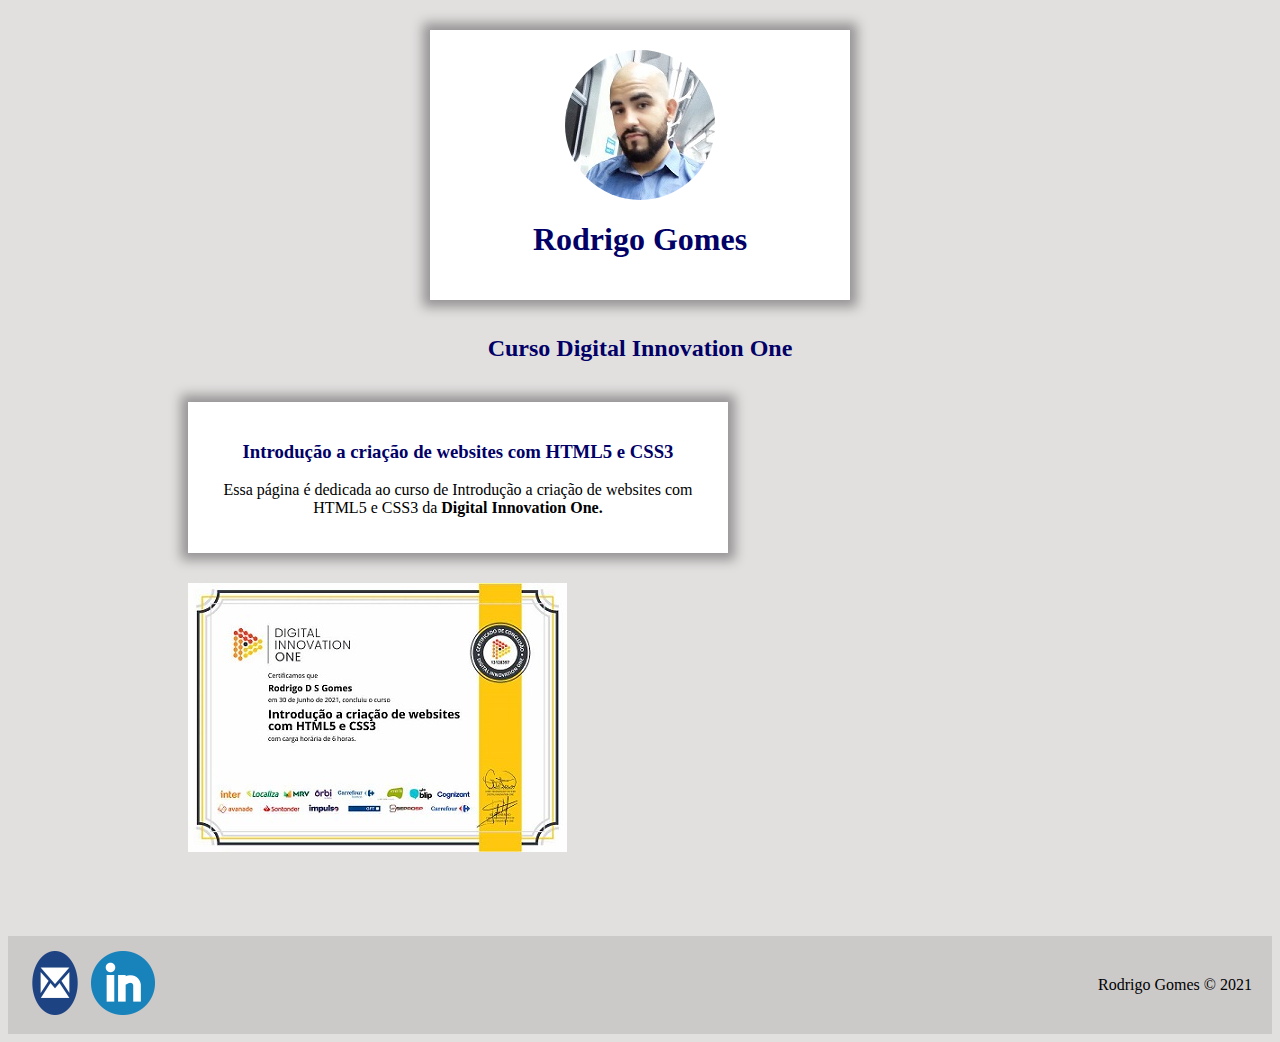
<file: index.html>
<!DOCTYPE html>
<html lang="pt-br">

<head>
    <title>Rodrigo Gomes</title>
    <meta charset="UTF-8">
    <meta name="viewport" content="width=device-width, initial-scale=1">
    <link href="css/style.css" rel="stylesheet">
</head>

<body>
    <header class="titulo">
        <img src="img/rodrigo-gomes.jpg" alt="Foto Rodrigo Gomes" class="foto">
        <h1 id="titulo">Rodrigo Gomes</h1>
    </header>
    <section>
        <header>
            <h2 class="subtitulo">Curso Digital Innovation One</h2>
        </header>
        <div class="container">
            <article>
                <header>
                    <h3 class="post_titulo">Introdução a criação de websites com HTML5 e CSS3</h3>
                    <p>
                        Essa página é dedicada ao curso de Introdução a criação de websites com HTML5 e CSS3
                        da <b><a href="https://digitalinnovation.one/" target="_blank">Digital Innovation One</a>.</b>
                    </p>
                </header>
            </article>
            <aside>
                <img src="img/int.jpg" alt="diploma">
            </aside>
        </div>
    </section>
    <footer>
        <div class="contatos">
        <a href="mailto:rodrigosg22outlook.com">
            <img src="img/email.ico" alt="email:contato">
        </a>
        <a href="https://www.linkedin.com/in/rodrigosg26/" target="_blank">
            <img src="img/linkedin.ico" alt="Linkedin">
        </a>
    </div>
        <p class="direitos">Rodrigo Gomes © 2021</p>
    </footer>
</body>

</html>
</file>
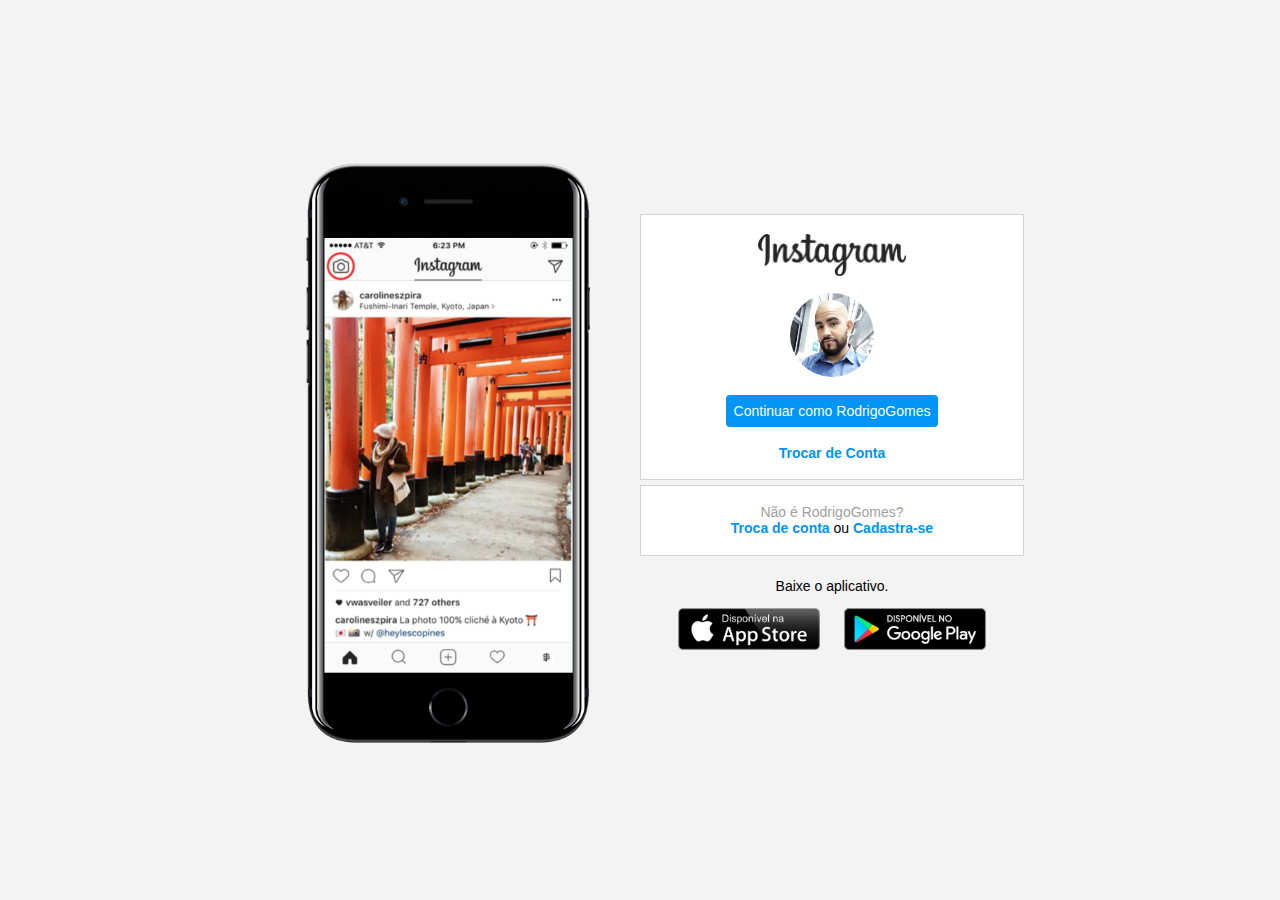
<file: instagram-copy/index.html>
<!DOCTYPE html>
<html lang="pt-br">

<head>
    <meta charset="UTF-8">
    <meta http-equiv="X-UA-Compatible" content="IE=edge">
    <meta name="viewport" content="width=device-width, initial-scale=1.0">
    <link rel="stylesheet" href="./css/style.css">
    <title>Instagram</title>
</head>

<body>
    <div class="instagram-container">
        <div class="instagram-img">
            <img src="./img/smartphone-instagram.png" alt="img-phone">
        </div>
        <div class="login">
            <div class="container-login">
                <img class="instagram-logo" src="./img/instagram-logo.png" alt="instagram-logo">
                <div class="foto">
                    <img src="./img/rodrigo-gomes.jpg" alt="Foto perfil">
                </div>
                <a class="botao-login" href="#">Continuar como RodrigoGomes</a>
                <a class="troca-conta" href="#">Trocar de Conta</a>
            </div>
            <div class="container-cadastro">
                <p class="nao-conta">Não é RodrigoGomes?</p>
                <p>
                    <a class="link-login" href="#">Troca de conta</a>
                    ou
                    <a class="link-cadastrar" href="#"> Cadastra-se</a>
                </p>
            </div>
            <div class="botoes">
                <p>Baixe o aplicativo.</p>
                <div class="baixar">
                    <a class="app-store" href="#"><img src="./img/app-store-botao.png" alt="app-store"></a>
                    <a class="google-play" href="#"><img src="./img/google-play.png" alt="google-play"></a>
                </div>
            </div>
        </div>
    </div>
</body>

</html>
</file>
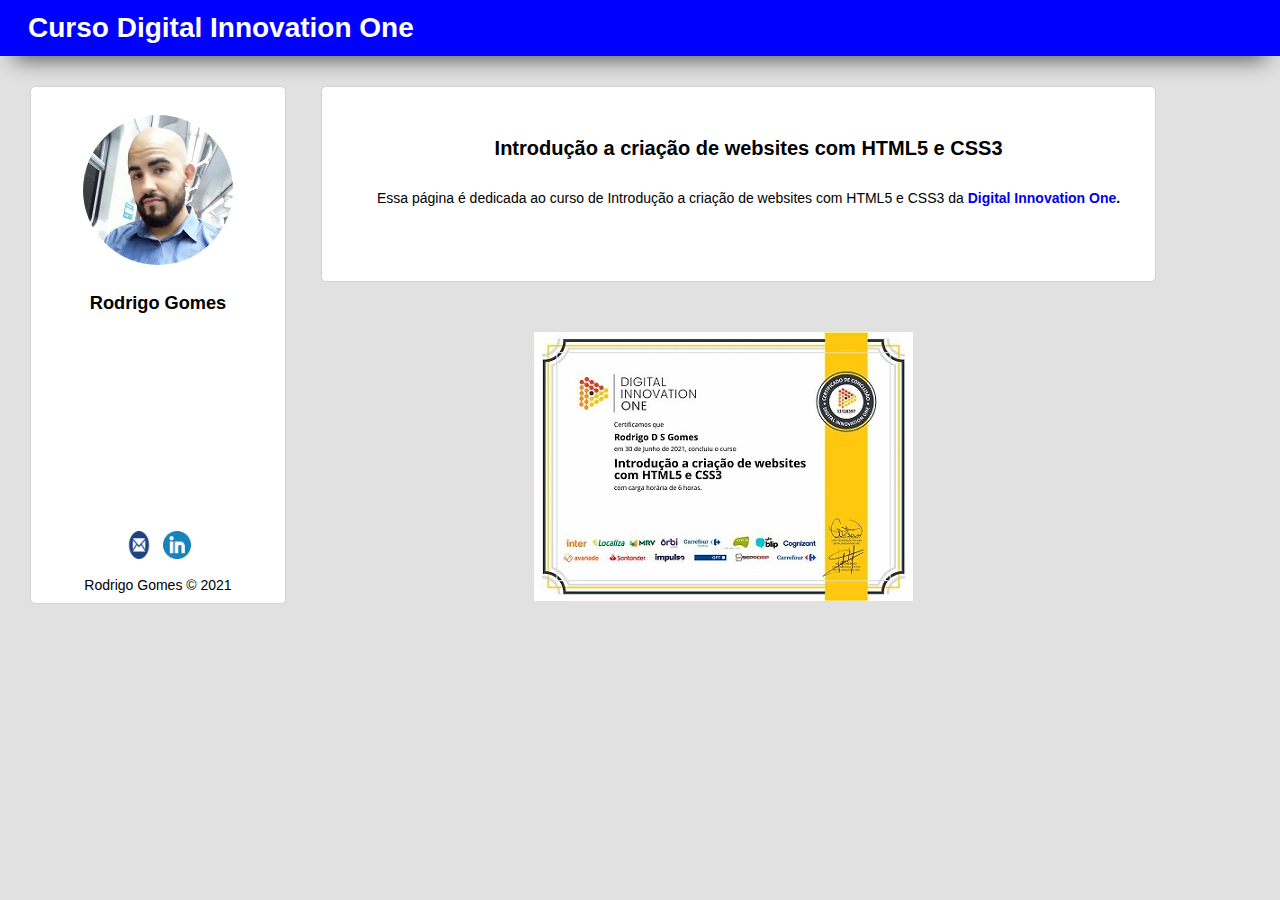
<file: intro-html-css/index.html>
<!DOCTYPE html>
<html lang="pt-br">

<head>
    <title>Rodrigo Gomes</title>
    <meta charset="UTF-8">
    <meta name="viewport" content="width=device-width, initial-scale=1">
    <link href="css/style.css" rel="stylesheet">
</head>

<body>
    <header class="cabecalho">
        <h2>Curso Digital Innovation One</h2>
    </header>
    <section>
        <div class="informacao">
            <header class=" perfil">
                <img src="img/rodrigo-gomes.jpg" alt="Foto Rodrigo Gomes" class="foto">
                <h1 class=nome>Rodrigo Gomes</h1>
            </header>
            <footer>
                <div class="contatos">
                    <a href="mailto:rodrigosg22outlook.com">
                        <img src="img/email.ico" alt="email:contato">
                    </a>
                    <a href="https://www.linkedin.com/in/rodrigosg26/" target="_blank">
                        <img src="img/linkedin.ico" alt="Linkedin">
                    </a>
                </div>
                <p class="direitos">Rodrigo Gomes © 2021</p>
            </footer>
        </div>

        <div class="conteudo">
            <article>
                <header class="conteudo-post">
                    <h3 class="post-titulo"> Introdução a criação de websites com HTML5 e CSS3</h3>
                    <p>
                        Essa página é dedicada ao curso de Introdução a criação de websites com HTML5 e CSS3
                        da <b><a href="https://digitalinnovation.one/" target="_blank">Digital Innovation One</a>.</b>
                    </p>
                </header>
            </article>
            <aside>
                <img src="img/int.jpg" alt="diploma">
            </aside>
        </div>
    </section>
</body>

</html>
</file>
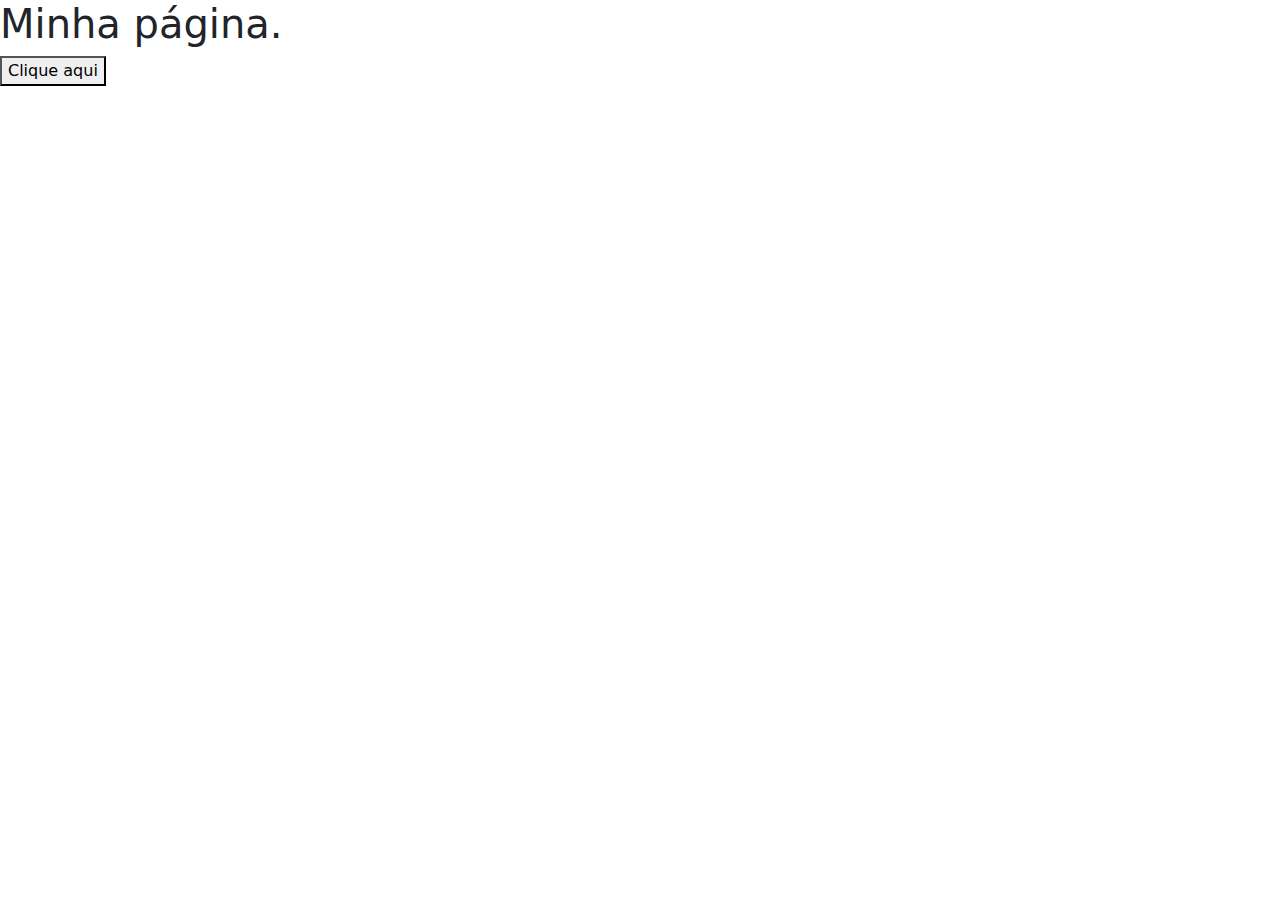
<file: intro-javascript/index.html>
<!DOCTYPE html>
<html lang="pt-br">

<head>
    <meta charset="UTF-8">
    <meta http-equiv="X-UA-Compatible" content="IE=edge">
    <meta name="viewport" content="width=device-width, initial-scale=1.0">
    <link type="text/css" rel="stylesheet" href="./bootstrap-5.0.2-dist/css/bootstrap.min.css">
    <script type="text/javascrip" src="./bootstrap-5.0.2-dist/js/bootstrap.bundle.js"></script>
    <script type="text/javascrip"  src="./bootstrap-5.0.2-dist/js/bootstrap.min.js"></script>
    <script type="text/javascript" src="./js/main.js"></script>

    <title>Javascript</title>
</head>

<body>
    <h1 id="mensagem">Minha página.</h1>
    <button type="button" onclick="botao(), mensagem()">Clique aqui</button>
</body>

</html>
</file>
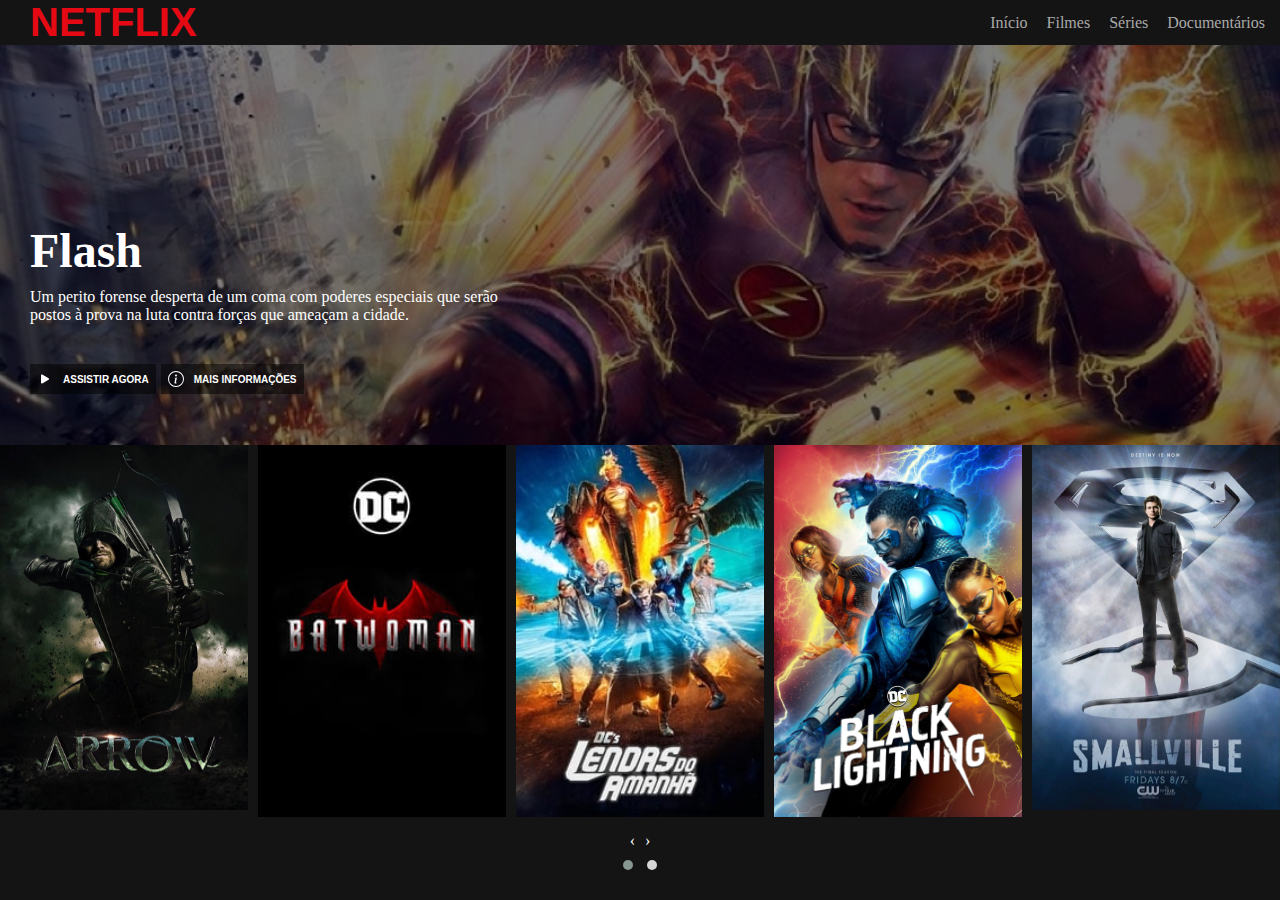
<file: projetoNetflix.php/index.html>
<!DOCTYPE html>
<html lang="pt-BR">

<head>
    <meta charset="UTF-8">
    <meta http-equiv="X-UA-Compatible" content="IE=edge">
    <meta name="viewport" content="width=device-width, initial-scale=1.0">
    <link rel="stylesheet" href="./css/owl/owl.carousel.min.css">
    <link rel="stylesheet" href="./css/owl/owl.theme.default.min.css">
    <link rel="stylesheet" href="./css/main.css">
    <title>NETFLIX CLONE</title>
</head>

<body>
    <header>
        <div class="container">
            <h2 class="logo">NETFLIX</h2>
            <div class="menu">
                <svg xmlns="http://www.w3.org/2000/svg" width="16" height="16" fill="currentColor"
                    class="bi bi-three-dots-vertical menu-drop" viewBox="0 0 16 16">
                    <path
                        d="M9.5 13a1.5 1.5 0 1 1-3 0 1.5 1.5 0 0 1 3 0zm0-5a1.5 1.5 0 1 1-3 0 1.5 1.5 0 0 1 3 0zm0-5a1.5 1.5 0 1 1-3 0 1.5 1.5 0 0 1 3 0z" />
                </svg>
                <nav>
                    <a href="#">Início</a>
                    <a href="#">Filmes</a>
                    <a href="#">Séries</a>
                    <a href="#">Documentários</a>
                </nav>
            </div>
        </div>
    </header>
    <main>
        <div class="filme-principal">
            <div class="container">
                <h3 class="titulo">Flash</h3>
                <p class="descricao">Um perito forense desperta de um coma com poderes
                    especiais que serão postos à prova na luta contra forças que ameaçam a cidade.
                </p>
                <div class="botoes">
                    <button role="button" class="botao">
                        <svg xmlns="http://www.w3.org/2000/svg" width="16" height="16" fill="currentColor"
                            class="bi bi-play-fill" viewBox="0 0 16 16">
                            <path
                                d="m11.596 8.697-6.363 3.692c-.54.313-1.233-.066-1.233-.697V4.308c0-.63.692-1.01 1.233-.696l6.363 3.692a.802.802 0 0 1 0 1.393z" />
                        </svg>
                        ASSISTIR AGORA
                    </button>
                    <button role="button" class="botao">
                        <svg xmlns="http://www.w3.org/2000/svg" width="16" height="16" fill="currentColor"
                            class="bi bi-info-circle" viewBox="0 0 16 16">
                            <path d="M8 15A7 7 0 1 1 8 1a7 7 0 0 1 0 14zm0 1A8 8 0 1 0 8 0a8 8 0 0 0 0 16z" />
                            <path
                                d="m8.93 6.588-2.29.287-.082.38.45.083c.294.07.352.176.288.469l-.738 3.468c-.194.897.105 1.319.808 1.319.545 0 1.178-.252 1.465-.598l.088-.416c-.2.176-.492.246-.686.246-.275 0-.375-.193-.304-.533L8.93 6.588zM9 4.5a1 1 0 1 1-2 0 1 1 0 0 1 2 0z" />
                        </svg>
                        MAIS INFORMAÇÕES
                    </button>
                </div>
            </div>
        </div>
    </main>
    <div class="carrosel-filmes">
        <div class="owl-carousel owl-theme">
            <div class="item">
                <img class="filme" src="./img/arqueiroVerde.jpg" alt="arqueiroVerde">
            </div>
            <div class="item">
                <img class="filme" src="./img/batWoman.jpg" alt="arqueiroVerde">
            </div>
            <div class="item">
                <img class="filme" src="./img/lengendsTomorrow.jpg" alt="arqueiroVerde">
            </div>
            <div class="item">
                <img class="filme" src="./img/raioNegro.jpg" alt="arqueiroVerde">
            </div>
            <div class="item">
                <img class="filme" src="./img/smallville.jpg" alt="arqueiroVerde">
            </div>
            <div class="item">
                <img class="filme" src="./img/starGirl.jpg" alt="arqueiroVerde">
            </div>
            <div class="item">
                <img class="filme" src="./img/superGirl.jpg" alt="arqueiroVerde">
            </div>
            <div class="item">
                <img class="filme" src="./img/superMan&Lois.jpg" alt="arqueiroVerde">
            </div>
            <div class="item">
                <img class="filme" src="./img/titans.jpg" alt="arqueiroVerde">
            </div>
        </div>

    </div>
    <script src="./js/owl/jquery.min.js"></script>
    <script src="./js/owl/owl.carousel.min.js"></script>
    <script src="./js/owl/setup.js"></script>
</body>

</html>
</file>
<file: css/style.css>
body{
    background-color: #E2DFDF;
}

.titulo {
    background-color: #fff;
    display: block;
    margin-top: 30px;
    margin-left: auto;
    margin-right: auto;
    margin-bottom: 35px;
    width: 30%;
    height: 40%; 
    box-shadow: 0px 0px 11px 7px rgba(0,0,0,0.34);
    padding: 20px;
}

.foto {
     border-radius: 50%;
     display: block;
     margin-left: auto;
     margin-right: auto;

}

#titulo, .subtitulo, article{
    text-align: center;
}

#titulo, .subtitulo, .post_titulo {
    color: #000066;
}
article {
    background-color: #fff;
    box-shadow: 0px 0px 11px 7px rgba(0,0,0,0.34);
    margin-right: 40px;
    width: 500px;
    height: 30%;
    padding: 20px;
    
}

.container {
    display: flex;
    flex-wrap: wrap;
    align-items: center;
    justify-content: space-between;
    margin-top: 40px;
    margin-left: 180px;
    margin-right: 180px;
}
aside {
margin-top: 30px;
}

a {
    text-decoration: none;
    color: black;
}



footer {
    background-color: rgb(204, 201, 201);
    display: flex;
    justify-content: space-between;
    align-items: center;
    margin-top: 80px;
    margin-left: auto;
    margin-right: auto;
    height: 30%;
    width: 100%;
}

.contatos{
    margin: 15px;
}

.direitos {
    margin-right: 20px;
}
</file>
<file: instagram-copy/css/style.css>
* {
    padding: 0;
    margin: 0;
    text-decoration: none;
    box-sizing: border-box;
    font-family: sans-serif;
    font-size: 14px;
}

body {
    width: 100%;
    min-height: 100vh;
    background-color: rgb(243, 243, 243);
    margin: 0;
    padding: 0;
    display: flex;
    justify-content: center;
}

.instagram-container {
    display: flex;
    align-items: center;
    justify-content: start;
    width: 60%;
    height: 100vh;
}

.instagram-img {
    display: flex;
    align-items: center;
    justify-content: center;
    width: 50%;
}

.instagram-img img {
    height: 50rem;
}
.login {
    display: flex;
    align-items: center;
    justify-content: space-around;
    flex-direction: column;
    width: 50%;
    min-height: 34rem;
}

.container-login, .container-cadastro {
    display: flex;
    flex-direction: column;
    align-items: center;
    justify-content: space-between;
    background-color: #fff;
    width: 100%;
    padding: 1.3rem;
    border: 1px solid lightgrey;
}

.container-login {
    min-height: 19rem;
}

.foto {
    display: flex;
    align-items: center;
    justify-content: center;
    border-radius: 50%;
    overflow: hidden;
}
.foto img {
    height: 6rem;
}

.instagram-logo {
    height: 3rem;
}

.botao-login {
    background-color: #0095f6;
    border-radius: 4px;
    color: #fff;
    padding: 8px;
}

.troca-conta {
    color: #0095f6;
    font-weight: bolder;
}

.nao-conta {
    color: rgb(160, 160, 160);
}

.link-cadastrar, .link-login {
    color: #0095f6;
    font-weight: bolder;
}

.botoes {
    display: flex;
    flex-direction: column;
    justify-content: center;
    align-items: center;
    width: 100%;
    padding: 1.3rem 0;
}

.baixar {
    display: flex;
    justify-content: space-evenly;
    align-items: center;
    width: 100%;
    padding: 1rem;
}

.baixar img {
    height: 3rem;
}

/*media queries*/

@media (max-width: 1024px) {
    .instagram-container {
        width: 90%;
    }
}

@media (max-width: 650px) {
    .instagram-container {
        width: 90%;
    }

    .instagram-img {
        display: none;
    }

    .login {
        width: 100%;
    }

}
</file>
<file: intro-html-css/css/style.css>
* {
    margin: 0;
    padding: 0;
    text-decoration: none;
    box-sizing: border-box;
    font-family: sans-serif;
    font-size: 14px;
}

body {
    background-color: rgb(225, 225, 225);
    width: 100%;
    min-width: 100vh;
}

section {
    display: flex;
    padding: 0;
    margin-top: 30px;
}

.cabecalho {
    background-color: blue;
    color: #fff;
    width: 100%;
    height: 4rem;
    display: flex;
    align-items: center;
    padding: 2rem;
    margin-bottom: 1rem;
    box-shadow: 0px 17px 22px -14px rgba(0,0,0,0.64);
}

.cabecalho h2 {
    font-size: 2rem;
    background-color: none;
}

.informacao {
    background-color: #fff;
    width: 20%;
    height: 37rem;
    display: flex;
    flex-direction: column;
    align-items: center;
    justify-content:space-between;
    border-radius: 5px;
    border: 1px solid lightgrey;
    margin-left: 30px;
}

.perfil {
    display: flex;
    flex-direction: column;
    align-items: center;
}

.foto {
    border-radius: 50%;
    margin: 2rem 0rem;
}

.nome {
    font-size: 1.3rem;
}

footer {
    display: flex;
    flex-direction: column;
    align-items: center;
    margin-bottom: 10px;
}

.direitos {
    margin-top: 10px;
}

.conteudo, .conteudo-post {
    display: flex;
    flex-direction: column;
    align-items: center;
    justify-content:space-around;
    margin-left: 20px;
}

article {
    background-color: #fff;
    width: 100%;
    height: 100%;
    padding: 20px;
    border-radius: 5px;
    border: 1px solid lightgrey;
    margin-left: 30px;
}

.post-titulo {
    font-size: 20px;
    margin: 30px 0px;
}
aside {
    margin-top: 50px;
}

.contatos {
    display: flex;
    align-items: center;
}
.contatos img {
    height: 2rem;
    margin: 5px;
}
</file>
<file: projetoNetflix.php/css/main.css>
* {
    margin: 0;
    padding: 0;
    text-decoration: none;
    box-sizing: border-box;
}

body {
    background: #141414;
    font-family: 'Times New Roman', Times, serif;
    color: #fff;
}

.logo {
    color: #E50914;
    font-family: Arial, Helvetica, sans-serif;
    font-size: 40px;
}

.menu nav>a {
    color: #AAA;
    margin-right: 15px;
}

.menu nav>a:hover {
    color: #fff;
}

header>.container {
    display: flex;
    justify-content: space-between;
    align-items: center;
}

.container {
    margin-left: 30px;
}

.menu-drop {
    display: none;
}


/* cabeçalho da página    */

.filme-principal {
    font-size: 16px;
    background: linear-gradient(rgba(0, 0, 0, .50), rgba(0, 0, 0, .50)100%), url('../img/flashCapa.jpg');
    background-size: cover;
    background-position: center;
    height: 400px;
    display: flex;
    align-items: center;
}

.titulo {
    margin-top: 15%;
    font-size: 3rem;
}

.descricao {
    margin-top: 10px;
    margin-bottom: 40px;
    width: 60%;
}

.botoes {
    display: flex;
}

.botao {
    display: flex;
    background-color: rgba(0, 0, 0, .50);
    border: none;
    color: #fff;
    font-size: 10px;
    font-weight: bold;
    margin-right: 5px;
    padding: 7px;
    align-items: center;
}

.botao:hover {
    background-color: #fff;
    border: none;
    padding: 7px;
    color: black;
    cursor: pointer;
    transition: 1s;
}

.botao>svg {
    margin-right: 10px;
}


/* ddestaque da página*/

.filme {
    height: 100%;
    width: 100%;
    display: block;
}

@media(max-width: 520px) {
    nav {
        display: none;
    }
    header>.container {
        display: flex;
        justify-content: center;
        align-items: center;
        margin-left: 0px;
    }
    .menu-drop {
        display: block;
        position: absolute;
        top: 2px;
        right: 5px;
        margin: 0px 20px;
        height: 40px;
        width: 40px;
        border-radius: 50%;
    }
    .menu-drop:hover {
        background-color: #fff;
        color: black;
        transition: 0.7s;
    }
    .menu:hover nav {
        display: flex;
        flex-direction: column;
        position: absolute;
        top: 40px;
        right: -15px;
        background-color: #fff;
        transition: 0.7s;
    }
    .menu:hover nav a {
        padding: 10px;
        color: black;
    }
    .menu:hover nav a:hover {
        background-color: #AAA;
        border-top: 1px solid rgb(104, 102, 102);
        border-bottom: 1px solid rgb(104, 102, 102);
    }
}
</file>
